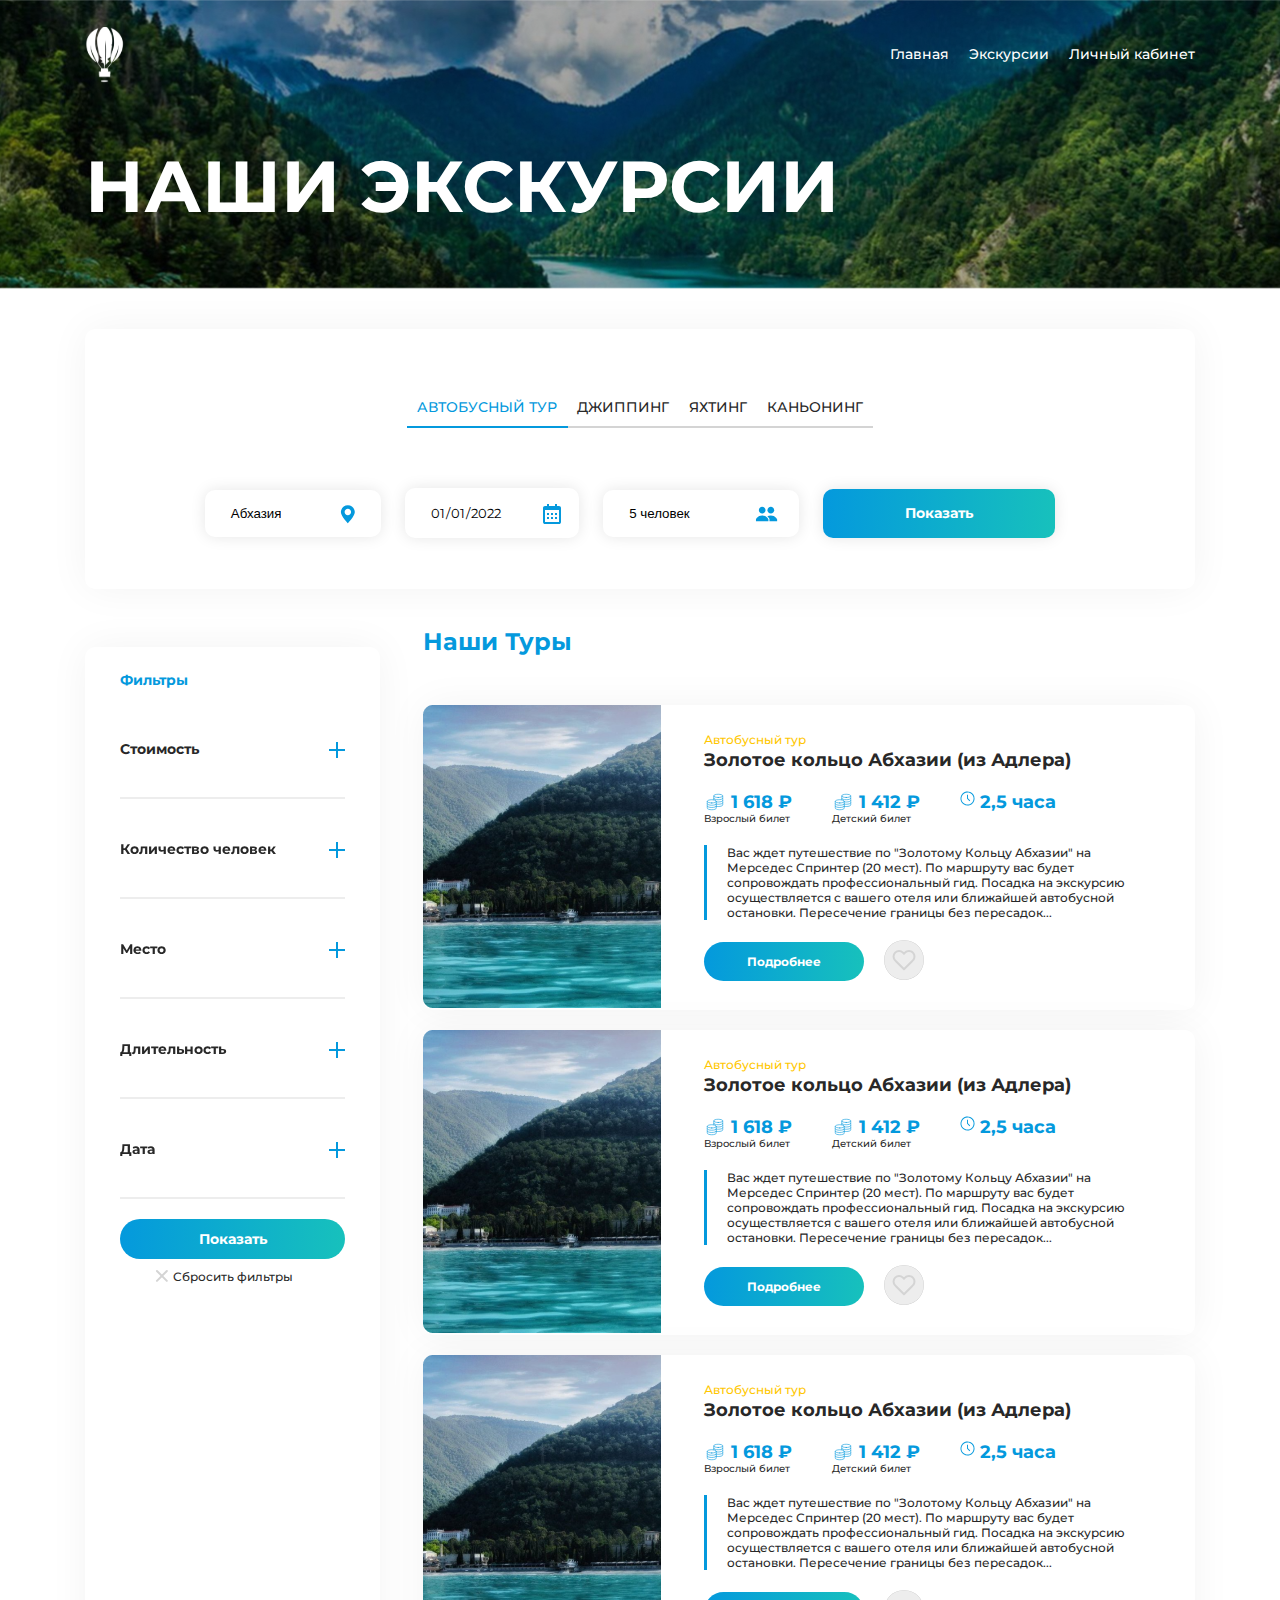
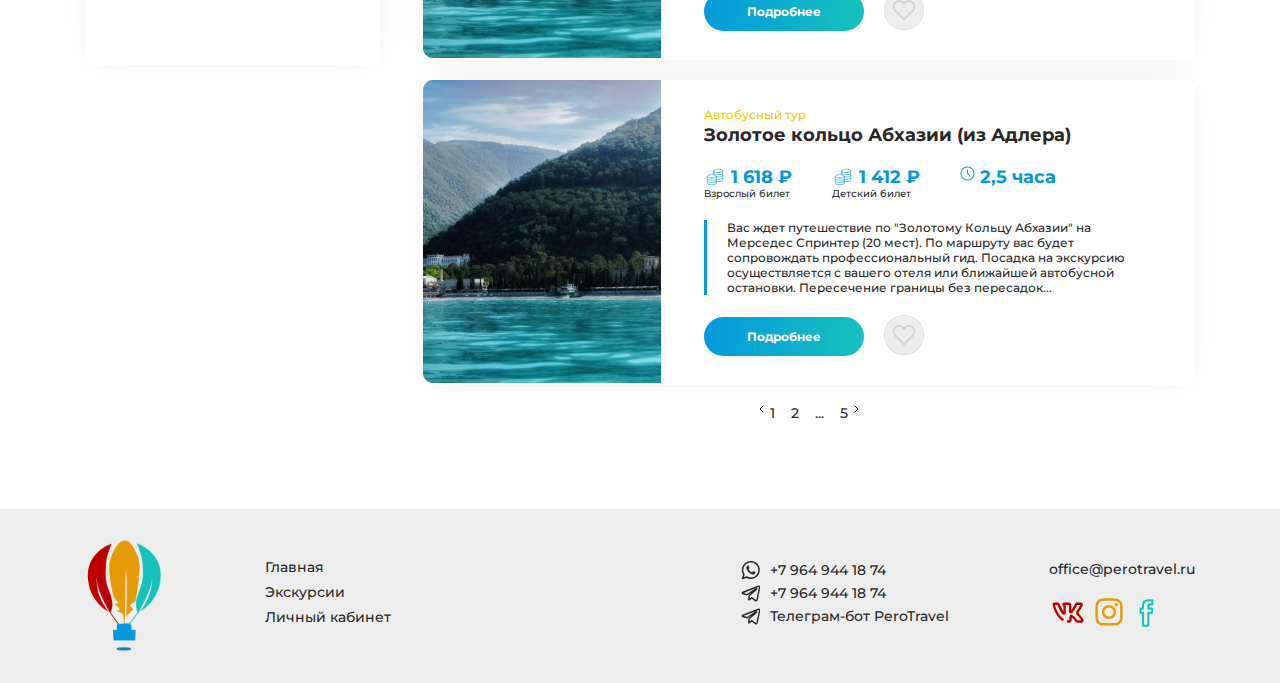
<file: экскурсии/excursions.html>
<!DOCTYPE html>
<html lang="en">
   <head>
      <meta charset="UTF-8" />
      <meta http-equiv="X-UA-Compatible" content="IE=edge" />
      <meta name="viewport" content="width=device-width, initial-scale=1.0" />
      <title>Pero Travel Excursions</title>

      <link rel="preconnect" href="https://fonts.googleapis.com" />
      <link rel="preconnect" href="https://fonts.gstatic.com" crossorigin />
      <link
         href="https://fonts.googleapis.com/css2?family=Montserrat:wght@500;700;900&display=swap"
         rel="stylesheet"
      />
      <link rel="stylesheet" href="../css/mr_kindlyjasmineg.css" />
      <link rel="stylesheet" href="../css/main.css" />
      <link rel="stylesheet" href="../css/excursions.css" />
   </head>
   <body>
      <header class="header">
         <div class="header-container container">
            <div class="header-nav">
               <div class="header__logo">
                  <a href="../index.html">
                     <img src="../../img/svg/logo.svg" alt="logo" />
                  </a>
               </div>

               <nav class="header-nav__menu">
                  <ul class="header-nav__list list">
                     <li class="header-nav__list-item">
                        <a href="../index.html">Главная</a>
                     </li>
                     <li class="header-nav__list-item"><a href="">Экскурсии</a></li>
                     <li class="header-nav__list-item">
                        <a href="#!"> Личный кабинет </a>
                     </li>
                  </ul>
               </nav>

               <!-- NavBtn -->
               <button class="nav-btn">
                  <span class="nav-btn-icon"></span>
               </button>
               <!-- MobNav -->
               <div class="mobile-nav">
                  <div class="mobile-nav__item">
                     <ul>
                        <li><a href="../index.html" class="js-scroll">Главная</a></li>
                        <li>
                           <a href="excursions.html" class="js-scroll"> Экскурсии</a>
                        </li>
                        <li><a href="#!" class="js-scroll">Личный кабинет</a></li>
                     </ul>
                  </div>
                  <div class="mobile-nav__item">
                     <a class="mobile-nav__item__tel" href="+7 964 944 18 74"
                        >+7 964 944 18 74</a
                     >
                     <a class="mobile-nav__item__tel-tg" href="+7 964 944 18 74"
                        >+7 964 944 18 74</a
                     >
                     <a class="mobile-nav__item__bot" href="+7 964 944 18 74"
                        >+7 964 944 18 74</a
                     >
                  </div>
                  <div class="mobile-nav__email">
                     <a href="#!">office@perotravel.ru</a>
                  </div>
               </div>
               <!-- //MobNav -->
            </div>
            <h1 class="header__title">НАШИ ЭКСКУРСИИ</h1>
         </div>
      </header>
      <!-- //header -->

      <!-- filter -->
      <section class="top-filter">
         <div class="container">
            <div class="filter__box">
               <ul class="filter__list">
                  <li class="filter__list-item filter__list-item--active">
                     <a href="">АВТОБУСНЫЙ ТУР</a>
                  </li>
                  <li class="filter__list-item">
                     <a href="">ДЖИППИНГ</a>
                  </li>
                  <li class="filter__list-item">
                     <a href="">ЯХТИНГ</a>
                  </li>
                  <li class="filter__list-item">
                     <a href="">КАНЬОНИНГ</a>
                  </li>
               </ul>

               <div class="filter__form">
                  <form class="form">
                     <select
                        class="form-item form-item__select-city"
                        name="type"
                        id="selectCity"
                     >
                        <option value="0">Абхазия</option>
                        <option value="1">Грузия</option>
                        <option value="2">Москва</option>
                        <option value="3">Питер</option>
                     </select>

                     <input
                        class="form-item form-item__calendar"
                        type="date"
                        name="calendar"
                        value="2022-01-01"
                     />

                     <select
                        class="form-item form-item__select-amount-person"
                        name="type"
                        id="selectAmountPerson"
                     >
                        <option value="0" hidden="">5 человек</option>
                        <option value="1">1 человек</option>
                        <option value="2">2 человек</option>
                        <option value="3">3 человек</option>
                        <option value="3">4 человек</option>
                        <option value="3">5 человек</option>
                        <option value="3">Больше 10 человек</option>
                     </select>
                     <button class="form-item form-item__btn" type="submit">
                        Показать
                     </button>
                  </form>
               </div>
            </div>
         </div>
      </section>
      <!-- //filter -->
      <div class="container">
         <div class="flex">
            <aside class="filters">
               <div class="filters__title">
                  <h3>Фильтры</h3>
               </div>
               <!-- filters-widgets -->
               <form class="filters-widget">
                  <div class="filters-widget-price widget">
                     <div class="widget__title">
                        <p class="widget__title-title">Стоимость</p>
                        <p class="widget__title-icon">
                           <span class="widget__title-icon__icon"></span>
                        </p>
                     </div>
                     <div class="widget__body">
                        <div class="widget__label">
                           <label for="cost-range">
                              <input type="number" for="cost-range" placeholder="1600" />
                           </label>
                           <label for="cost-range">
                              <input type="number" placeholder="4000" />
                           </label>
                        </div>
                        <input
                           class="widget__range"
                           type="range"
                           name="cost-range"
                           min="1000"
                           max="4000"
                           value="1600"
                        />
                     </div>
                  </div>

                  <div class="filters-widget-amount widget">
                     <div class="widget__title">
                        <p class="widget__title-title">Количество человек</p>
                        <p class="widget__title-icon">
                           <span class="widget__title-icon__icon"></span>
                        </p>
                     </div>
                     <div class="widget__body">
                        <div class="widget__body-box">
                           <label class="radio">
                              <input type="radio" class="radio__real" name="value-01" />
                              <span class="radio__fake">1 чел.</span>
                           </label>
                           <label class="radio">
                              <input type="radio" class="radio__real" name="value-01" />
                              <span class="radio__fake">2 чел.</span>
                           </label>
                           <label class="radio">
                              <input type="radio" class="radio__real" name="value-01" />
                              <span class="radio__fake">3 чел.</span>
                           </label>
                           <label class="radio">
                              <input type="radio" class="radio__real" name="value-01" />
                              <span class="radio__fake">4 чел.</span>
                           </label>
                           <label class="radio">
                              <input
                                 type="radio"
                                 class="radio__real"
                                 checked
                                 name="value-01"
                              />
                              <span class="radio__fake">5 чел.</span>
                           </label>
                           <label class="radio">
                              <input type="radio" class="radio__real" name="value-01" />
                              <span class="radio__fake">6 чел.</span>
                           </label>
                           <label class="radio">
                              <input type="radio" class="radio__real" name="value-01" />
                              <span class="radio__fake">7 чел.</span>
                           </label>
                           <label class="radio">
                              <input type="radio" class="radio__real" name="value-01" />
                              <span class="radio__fake">8 чел.</span>
                           </label>
                           <label class="radio">
                              <input type="radio" class="radio__real" name="value-01" />
                              <span class="radio__fake">9 чел.</span>
                           </label>
                           <label class="radio">
                              <input type="radio" class="radio__real" name="value-01" />
                              <span class="radio__fake">10 чел.</span>
                           </label>
                           <label class="radio">
                              <input type="radio" class="radio__real" name="value-01" />
                              <span class="radio__fake radio-btn-more-person"
                                 >Больше 10 чел.</span
                              >
                           </label>
                        </div>
                     </div>
                  </div>

                  <div class="filters-widget-location widget">
                     <div class="widget__title">
                        <p class="widget__title-title">Место</p>
                        <p class="widget__title-icon">
                           <span class="widget__title-icon__icon"></span>
                        </p>
                     </div>
                     <div class="widget__body">
                        <label class="radio-location">
                           <input type="radio" checked name="value-02" />
                           <span class="radio-location__text">Абхазия</span>
                        </label>
                        <label class="radio-location">
                           <input type="radio" name="value-02" />
                           <span class="radio-location__text">Красная поляна</span>
                        </label>
                        <label class="radio-location">
                           <input type="radio" name="value-02" />
                           <span class="radio-location__text">Сочи</span>
                        </label>
                        <label class="radio-location">
                           <input type="radio" name="value-02" />
                           <span class="radio-location__text">Адлер</span>
                        </label>
                        <label class="radio-location">
                           <input type="radio" name="value-02" />
                           <span class="radio-location__text">Адлер</span>
                        </label>
                     </div>
                  </div>

                  <div class="filters-widget-duration widget">
                     <div class="widget__title">
                        <p class="widget__title-title">Длительность</p>
                        <p class="widget__title-icon">
                           <span class="widget__title-icon__icon"></span>
                        </p>
                     </div>
                     <div class="widget__body">
                        <div class="widget-duration__item">
                           <p>длительность по времени</p>
                        </div>
                        <div class="widget-duration__item">
                           <p>длительность по времени</p>
                        </div>
                        <div class="widget-duration__item">
                           <p>длительность по времени</p>
                        </div>
                     </div>
                  </div>

                  <div class="filters-widget-date widget">
                     <div class="widget__title">
                        <p class="widget__title-title">Дата</p>
                        <p class="widget__title-icon">
                           <span class="widget__title-icon__icon"></span>
                        </p>
                     </div>
                     <div class="widget__body">
                        <div class="widget-date__item">
                           <input type="date" value="2022-01-09" />
                        </div>
                     </div>
                  </div>

                  <div class="filters-buttons">
                     <button class="filters__btn-show" type="submit">Показать</button>

                     <button class="filters__btn-reset" type="reset">
                        Сбросить фильтры
                     </button>
                  </div>
               </form>
               <!-- //widgets -->

               <!-- mobile filters-widgets -->
               <form class="filters-widget-mobile">
                  <div class="filters-widget__item-box">
                     <div class="filters-widget-price widget">
                        <div class="widget__title">
                           <p class="widget__title-title">Стоимость</p>
                           <p class="widget__title-icon">
                              <span class="widget__title-icon__icon"></span>
                           </p>
                        </div>
                        <div class="widget__body">
                           <div class="widget__label">
                              <label for="cost-range">
                                 <input
                                    type="number"
                                    for="cost-range"
                                    placeholder="1600"
                                 />
                              </label>
                              <label for="cost-range">
                                 <input type="number" placeholder="4000" />
                              </label>
                           </div>
                           <input
                              class="widget__range"
                              type="range"
                              name="cost-range"
                              min="1000"
                              max="4000"
                              value="1600"
                           />
                        </div>
                     </div>

                     <div class="filters-widget-location widget">
                        <div class="widget__title">
                           <p class="widget__title-title">Место</p>
                           <p class="widget__title-icon">
                              <span class="widget__title-icon__icon"></span>
                           </p>
                        </div>
                        <div class="widget__body">
                           <label class="radio-location">
                              <input type="radio" checked name="value-02" />
                              <span class="radio-location__text">Абхазия</span>
                           </label>
                           <label class="radio-location">
                              <input type="radio" name="value-02" />
                              <span class="radio-location__text">Красная поляна</span>
                           </label>
                           <label class="radio-location">
                              <input type="radio" name="value-02" />
                              <span class="radio-location__text">Сочи</span>
                           </label>
                           <label class="radio-location">
                              <input type="radio" name="value-02" />
                              <span class="radio-location__text">Адлер</span>
                           </label>
                           <label class="radio-location">
                              <input type="radio" name="value-02" />
                              <span class="radio-location__text">Адлер</span>
                           </label>
                        </div>
                     </div>

                     <div class="filters-widget-date widget">
                        <div class="widget__title">
                           <p class="widget__title-title">Дата</p>
                           <p class="widget__title-icon">
                              <span class="widget__title-icon__icon"></span>
                           </p>
                        </div>
                        <div class="widget__body">
                           <div class="widget-date__item">
                              <input type="date" value="2022-01-09" />
                           </div>
                        </div>
                     </div>

                     <div class="filters-buttons">
                        <button class="filters__btn-show" type="submit">Показать</button>

                        <button class="filters__btn-reset" type="reset">
                           Сбросить фильтры
                        </button>
                     </div>
                  </div>

                  <div class="filters-widget__item-box">
                     <div class="filters-widget-amount widget">
                        <div class="widget__title">
                           <p class="widget__title-title">Количество человек</p>
                           <p class="widget__title-icon">
                              <span class="widget__title-icon__icon"></span>
                           </p>
                        </div>
                        <div class="widget__body">
                           <div class="widget__body-box">
                              <label class="radio">
                                 <input
                                    type="radio"
                                    class="radio__real"
                                    name="value-01"
                                 />
                                 <span class="radio__fake">1 чел.</span>
                              </label>
                              <label class="radio">
                                 <input
                                    type="radio"
                                    class="radio__real"
                                    name="value-01"
                                 />
                                 <span class="radio__fake">2 чел.</span>
                              </label>
                              <label class="radio">
                                 <input
                                    type="radio"
                                    class="radio__real"
                                    name="value-01"
                                 />
                                 <span class="radio__fake">3 чел.</span>
                              </label>
                              <label class="radio">
                                 <input
                                    type="radio"
                                    class="radio__real"
                                    name="value-01"
                                 />
                                 <span class="radio__fake">4 чел.</span>
                              </label>
                              <label class="radio">
                                 <input
                                    type="radio"
                                    class="radio__real"
                                    checked
                                    name="value-01"
                                 />
                                 <span class="radio__fake">5 чел.</span>
                              </label>
                              <label class="radio">
                                 <input
                                    type="radio"
                                    class="radio__real"
                                    name="value-01"
                                 />
                                 <span class="radio__fake">6 чел.</span>
                              </label>
                              <label class="radio">
                                 <input
                                    type="radio"
                                    class="radio__real"
                                    name="value-01"
                                 />
                                 <span class="radio__fake">7 чел.</span>
                              </label>
                              <label class="radio">
                                 <input
                                    type="radio"
                                    class="radio__real"
                                    name="value-01"
                                 />
                                 <span class="radio__fake">8 чел.</span>
                              </label>
                              <label class="radio">
                                 <input
                                    type="radio"
                                    class="radio__real"
                                    name="value-01"
                                 />
                                 <span class="radio__fake">9 чел.</span>
                              </label>
                              <label class="radio">
                                 <input
                                    type="radio"
                                    class="radio__real"
                                    name="value-01"
                                 />
                                 <span class="radio__fake">10 чел.</span>
                              </label>
                              <label class="radio">
                                 <input
                                    type="radio"
                                    class="radio__real"
                                    name="value-01"
                                 />
                                 <span class="radio__fake radio-btn-more-person"
                                    >Больше 10 чел.</span
                                 >
                              </label>
                           </div>
                        </div>
                     </div>

                     <div class="filters-widget-duration widget">
                        <div class="widget__title">
                           <p class="widget__title-title">Длительность</p>
                           <p class="widget__title-icon">
                              <span class="widget__title-icon__icon"></span>
                           </p>
                        </div>
                        <div class="widget__body">
                           <div class="widget-duration__item">
                              <p>длительность по времени</p>
                           </div>
                           <div class="widget-duration__item">
                              <p>длительность по времени</p>
                           </div>
                           <div class="widget-duration__item">
                              <p>длительность по времени</p>
                           </div>
                        </div>
                     </div>
                  </div>
               </form>
               <!-- //mobile widgets -->
            </aside>

            <main class="our-tours">
               <h2 class="our-tours__title">Наши Туры</h2>
               <div class="our-tours-container tours">
                  <!-- tours-item -->
                  <div class="tours__item tours__item-1">
                     <div class="tours__item-img"></div>
                     <div class="tours__item-content">
                        <div class="tours__item-header">
                           <p class="tours__item-name">Автобусный тур</p>
                           <p class="tours__item-title">
                              Золотое кольцо Абхазии (из Адлера)
                           </p>
                        </div>
                        <div class="tours__item-box">
                           <div class="tours__item-price">
                              <div class="tours__item-price__cost">
                                 <img src="../../img/excursions/price-ico.svg" alt="" />
                                 <span> 1 618 ₽</span>
                              </div>
                              <p class="tours__item-price__category">Взрослый билет</p>
                           </div>

                           <div class="tours__item-price">
                              <div class="tours__item-price__cost">
                                 <img src="../../img/excursions/price-ico.svg" alt="" />
                                 <span> 1 412 ₽</span>
                              </div>
                              <p class="tours__item-price__category">Детский билет</p>
                           </div>
                           <div class="tours__item-time">
                              <img src="../../img/excursions/clock-ico.svg" alt="" />
                              <span>2,5 часа</span>
                           </div>
                        </div>
                        <div class="tours__item-text">
                           <p>
                              Вас ждет путешествие по "Золотому Кольцу Абхазии" на
                              Мерседес Спринтер (20 мест). По маршруту вас будет
                              сопровождать профессиональный гид. Посадка на экскурсию
                              осуществляется с вашего отеля или ближайшей автобусной
                              остановки. Пересечение границы без пересадок...
                           </p>
                        </div>
                        <div class="tours__item-btn-box">
                           <a class="tours__item__btn-more" href="../reviewExcursion/reviewExcursion.html">Подробнее</a>
                           <button class="tours__item__btn-favorite">
                              <svg
                                 width="40"
                                 height="40"
                                 viewBox="0 0 40 40"
                                 fill="none"
                                 xmlns="http://www.w3.org/2000/svg"
                              >
                                 <circle cx="20" cy="20" r="20" />
                                 <path
                                    d="M28.8401 12.61C28.3294 12.099 27.7229 11.6936 27.0555 11.4171C26.388 11.1405 25.6726 10.9982 24.9501 10.9982C24.2276 10.9982 23.5122 11.1405 22.8448 11.4171C22.1773 11.6936 21.5709 12.099 21.0601 12.61L20.0001 13.67L18.9401 12.61C17.9084 11.5783 16.5092 10.9987 15.0501 10.9987C13.5911 10.9987 12.1918 11.5783 11.1601 12.61C10.1284 13.6417 9.54883 15.041 9.54883 16.5C9.54883 17.959 10.1284 19.3583 11.1601 20.39L12.2201 21.45L20.0001 29.23L27.7801 21.45L28.8401 20.39C29.3511 19.8792 29.7565 19.2728 30.033 18.6053C30.3096 17.9379 30.4519 17.2225 30.4519 16.5C30.4519 15.7775 30.3096 15.0621 30.033 14.3946C29.7565 13.7272 29.3511 13.1208 28.8401 12.61V12.61Z"
                                    stroke-width="2"
                                    stroke-linecap="round"
                                    stroke-linejoin="round"
                                 />
                              </svg>
                           </button>
                        </div>
                     </div>
                  </div>
                  <!-- tours-item -->

                  <!-- tours-item -->
                  <div class="tours__item tours__item-2">
                     <div class="tours__item-img"></div>
                     <div class="tours__item-content">
                        <div class="tours__item-header">
                           <p class="tours__item-name">Автобусный тур</p>
                           <p class="tours__item-title">
                              Золотое кольцо Абхазии (из Адлера)
                           </p>
                        </div>
                        <div class="tours__item-box">
                           <div class="tours__item-price">
                              <div class="tours__item-price__cost">
                                 <img src="../../img/excursions/price-ico.svg" alt="" />
                                 <span> 1 618 ₽</span>
                              </div>
                              <p class="tours__item-price__category">Взрослый билет</p>
                           </div>

                           <div class="tours__item-price">
                              <div class="tours__item-price__cost">
                                 <img src="../../img/excursions/price-ico.svg" alt="" />
                                 <span> 1 412 ₽</span>
                              </div>
                              <p class="tours__item-price__category">Детский билет</p>
                           </div>
                           <div class="tours__item-time">
                              <img src="../../img/excursions/clock-ico.svg" alt="" />
                              <span>2,5 часа</span>
                           </div>
                        </div>
                        <div class="tours__item-text">
                           <p>
                              Вас ждет путешествие по "Золотому Кольцу Абхазии" на
                              Мерседес Спринтер (20 мест). По маршруту вас будет
                              сопровождать профессиональный гид. Посадка на экскурсию
                              осуществляется с вашего отеля или ближайшей автобусной
                              остановки. Пересечение границы без пересадок...
                           </p>
                        </div>
                        <div class="tours__item-btn-box">
                           <a class="tours__item__btn-more" href="../reviewExcursion/reviewExcursion.html">Подробнее</a>
                           <button class="tours__item__btn-favorite">
                              <svg
                                 width="40"
                                 height="40"
                                 viewBox="0 0 40 40"
                                 fill="none"
                                 xmlns="http://www.w3.org/2000/svg"
                              >
                                 <circle cx="20" cy="20" r="20" />
                                 <path
                                    d="M28.8401 12.61C28.3294 12.099 27.7229 11.6936 27.0555 11.4171C26.388 11.1405 25.6726 10.9982 24.9501 10.9982C24.2276 10.9982 23.5122 11.1405 22.8448 11.4171C22.1773 11.6936 21.5709 12.099 21.0601 12.61L20.0001 13.67L18.9401 12.61C17.9084 11.5783 16.5092 10.9987 15.0501 10.9987C13.5911 10.9987 12.1918 11.5783 11.1601 12.61C10.1284 13.6417 9.54883 15.041 9.54883 16.5C9.54883 17.959 10.1284 19.3583 11.1601 20.39L12.2201 21.45L20.0001 29.23L27.7801 21.45L28.8401 20.39C29.3511 19.8792 29.7565 19.2728 30.033 18.6053C30.3096 17.9379 30.4519 17.2225 30.4519 16.5C30.4519 15.7775 30.3096 15.0621 30.033 14.3946C29.7565 13.7272 29.3511 13.1208 28.8401 12.61V12.61Z"
                                    stroke-width="2"
                                    stroke-linecap="round"
                                    stroke-linejoin="round"
                                 />
                              </svg>
                           </button>
                        </div>
                     </div>
                  </div>
                  <!-- tours-item -->
                  <!-- tours-item -->
                  <div class="tours__item tours__item-3">
                     <div class="tours__item-img"></div>
                     <div class="tours__item-content">
                        <div class="tours__item-header">
                           <p class="tours__item-name">Автобусный тур</p>
                           <p class="tours__item-title">
                              Золотое кольцо Абхазии (из Адлера)
                           </p>
                        </div>
                        <div class="tours__item-box">
                           <div class="tours__item-price">
                              <div class="tours__item-price__cost">
                                 <img src="../../img/excursions/price-ico.svg" alt="" />
                                 <span> 1 618 ₽</span>
                              </div>
                              <p class="tours__item-price__category">Взрослый билет</p>
                           </div>

                           <div class="tours__item-price">
                              <div class="tours__item-price__cost">
                                 <img src="../../img/excursions/price-ico.svg" alt="" />
                                 <span> 1 412 ₽</span>
                              </div>
                              <p class="tours__item-price__category">Детский билет</p>
                           </div>
                           <div class="tours__item-time">
                              <img src="../../img/excursions/clock-ico.svg" alt="" />
                              <span>2,5 часа</span>
                           </div>
                        </div>
                        <div class="tours__item-text">
                           <p>
                              Вас ждет путешествие по "Золотому Кольцу Абхазии" на
                              Мерседес Спринтер (20 мест). По маршруту вас будет
                              сопровождать профессиональный гид. Посадка на экскурсию
                              осуществляется с вашего отеля или ближайшей автобусной
                              остановки. Пересечение границы без пересадок...
                           </p>
                        </div>
                        <div class="tours__item-btn-box">
                           <button class="tours__item__btn-more">Подробнее</button>
                           <button class="tours__item__btn-favorite">
                              <svg
                                 width="40"
                                 height="40"
                                 viewBox="0 0 40 40"
                                 fill="none"
                                 xmlns="http://www.w3.org/2000/svg"
                              >
                                 <circle cx="20" cy="20" r="20" />
                                 <path
                                    d="M28.8401 12.61C28.3294 12.099 27.7229 11.6936 27.0555 11.4171C26.388 11.1405 25.6726 10.9982 24.9501 10.9982C24.2276 10.9982 23.5122 11.1405 22.8448 11.4171C22.1773 11.6936 21.5709 12.099 21.0601 12.61L20.0001 13.67L18.9401 12.61C17.9084 11.5783 16.5092 10.9987 15.0501 10.9987C13.5911 10.9987 12.1918 11.5783 11.1601 12.61C10.1284 13.6417 9.54883 15.041 9.54883 16.5C9.54883 17.959 10.1284 19.3583 11.1601 20.39L12.2201 21.45L20.0001 29.23L27.7801 21.45L28.8401 20.39C29.3511 19.8792 29.7565 19.2728 30.033 18.6053C30.3096 17.9379 30.4519 17.2225 30.4519 16.5C30.4519 15.7775 30.3096 15.0621 30.033 14.3946C29.7565 13.7272 29.3511 13.1208 28.8401 12.61V12.61Z"
                                    stroke-width="2"
                                    stroke-linecap="round"
                                    stroke-linejoin="round"
                                 />
                              </svg>
                           </button>
                        </div>
                     </div>
                  </div>
                  <!-- tours-item -->
                  <!-- tours-item -->
                  <div class="tours__item tours__item-4">
                     <div class="tours__item-img"></div>
                     <div class="tours__item-content">
                        <div class="tours__item-header">
                           <p class="tours__item-name">Автобусный тур</p>
                           <p class="tours__item-title">
                              Золотое кольцо Абхазии (из Адлера)
                           </p>
                        </div>
                        <div class="tours__item-box">
                           <div class="tours__item-price">
                              <div class="tours__item-price__cost">
                                 <img src="../../img/excursions/price-ico.svg" alt="" />
                                 <span> 1 618 ₽</span>
                              </div>
                              <p class="tours__item-price__category">Взрослый билет</p>
                           </div>

                           <div class="tours__item-price">
                              <div class="tours__item-price__cost">
                                 <img src="../../img/excursions/price-ico.svg" alt="" />
                                 <span> 1 412 ₽</span>
                              </div>
                              <p class="tours__item-price__category">Детский билет</p>
                           </div>
                           <div class="tours__item-time">
                              <img src="../../img/excursions/clock-ico.svg" alt="" />
                              <span>2,5 часа</span>
                           </div>
                        </div>
                        <div class="tours__item-text">
                           <p>
                              Вас ждет путешествие по "Золотому Кольцу Абхазии" на
                              Мерседес Спринтер (20 мест). По маршруту вас будет
                              сопровождать профессиональный гид. Посадка на экскурсию
                              осуществляется с вашего отеля или ближайшей автобусной
                              остановки. Пересечение границы без пересадок...
                           </p>
                        </div>
                        <div class="tours__item-btn-box">
                           <button class="tours__item__btn-more">Подробнее</button>
                           <button class="tours__item__btn-favorite">
                              <svg
                                 width="40"
                                 height="40"
                                 viewBox="0 0 40 40"
                                 fill="none"
                                 xmlns="http://www.w3.org/2000/svg"
                              >
                                 <circle cx="20" cy="20" r="20" />
                                 <path
                                    d="M28.8401 12.61C28.3294 12.099 27.7229 11.6936 27.0555 11.4171C26.388 11.1405 25.6726 10.9982 24.9501 10.9982C24.2276 10.9982 23.5122 11.1405 22.8448 11.4171C22.1773 11.6936 21.5709 12.099 21.0601 12.61L20.0001 13.67L18.9401 12.61C17.9084 11.5783 16.5092 10.9987 15.0501 10.9987C13.5911 10.9987 12.1918 11.5783 11.1601 12.61C10.1284 13.6417 9.54883 15.041 9.54883 16.5C9.54883 17.959 10.1284 19.3583 11.1601 20.39L12.2201 21.45L20.0001 29.23L27.7801 21.45L28.8401 20.39C29.3511 19.8792 29.7565 19.2728 30.033 18.6053C30.3096 17.9379 30.4519 17.2225 30.4519 16.5C30.4519 15.7775 30.3096 15.0621 30.033 14.3946C29.7565 13.7272 29.3511 13.1208 28.8401 12.61V12.61Z"
                                    stroke-width="2"
                                    stroke-linecap="round"
                                    stroke-linejoin="round"
                                 />
                              </svg>
                           </button>
                        </div>
                     </div>
                  </div>
                  <!-- tours-item -->
               </div>

               <div class="our-tours__pages pages">
                  <a href="#!" class="pages__btn-prev">
                     <img src="../../img/excursions/arrow-prev.svg" alt="" />
                  </a>
                  <div class="pages__items">
                     <a class="pages__item" href="#!"> 1 </a>
                     <a class="pages__item" href="#!"> 2 </a>
                     <a class="pages__item" href="#!"> ...</a>
                     <a class="pages__item" href="#!"> 5</a>
                  </div>

                  <a href="#!" class="pages__btn-next">
                     <img src="../../img/excursions/arrow-next.svg" alt="" />
                  </a>
               </div>
            </main>
         </div>
      </div>

      <!-- footer -->
      <footer class="footer">
         <div class="container">
            <div class="footer-container">
               <div class="footer-box">
                  <div class="footer__logo">
                     <img src="../img/svg/logo_color.svg" alt="" />
                  </div>

                  <nav class="footer__nav">
                     <ul>
                        <li><a href="../index.html">Главная</a></li>
                        <li><a href="excursions.html">Экскурсии</a></li>
                        <li><a href="">Личный кабинет</a></li>
                     </ul>
                  </nav>
               </div>

               <div class="footer-contact">
                  <div class="footer-contact__item">
                     <a class="footer-contact__tel" href="+7 964 944 18 74"
                        >+7 964 944 18 74</a
                     >
                     <a class="footer-contact__tel-tg" href="+7 964 944 18 74"
                        >+7 964 944 18 74</a
                     >
                     <a class="footer-contact__bot" href="+7 964 944 18 74"
                        >Телеграм-бот PeroTravel</a
                     >
                  </div>
                  <div class="footer-contact__item-links item-links">
                     <div class="item-links__email">
                        <a href="#!">office@perotravel.ru</a>
                     </div>
                     <div class="item-links__links">
                        <a href="https://vk.com">
                           <img src="../img/svg/footer-vk.svg" alt="" />
                        </a>
                        <a href="https://instagram.com">
                           <img src="../img/svg/footer-inst.svg" alt="" />
                        </a>
                        <a href="https://facebook.com">
                           <img src="../img/svg/footer-fb.svg" alt="" />
                        </a>
                     </div>
                  </div>
               </div>

               <div class="footer-mobile">
                  <div class="footer-mobile-box">
                     <div class="footer__logo">
                        <img src="../img/svg/logo_color.svg" alt="" />
                     </div>
                     <div class="item-links__links">
                        <a href="https://vk.com">
                           <img src="../img/svg/footer-vk.svg" alt="" />
                        </a>
                        <a href="https://instagram.com">
                           <img src="../img/svg/footer-inst.svg" alt="" />
                        </a>
                        <a href="https://facebook.com">
                           <img src="../img/svg/footer-fb.svg" alt="" />
                        </a>
                     </div>
                  </div>
                  <div class="footer-menu">
                     <nav class="footer__nav">
                        <ul>
                           <li><a href="">Главная</a></li>
                           <li><a href="экскурсии/excursions.html">Экскурсии</a></li>
                           <li><a href="">Личный кабинет</a></li>
                        </ul>
                     </nav>
                     <div class="footer-contact__item">
                        <a class="footer-contact__tel" href="+7 964 944 18 74"
                           >+7 964 944 18 74</a
                        >
                        <a class="footer-contact__tel-tg" href="+7 964 944 18 74"
                           >+7 964 944 18 74</a
                        >
                        <a class="footer-contact__bot" href="+7 964 944 18 74"
                           >Телеграм-бот PeroTravel</a
                        >
                        <a href="#!">office@perotravel.ru</a>
                     </div>
                  </div>
               </div>
            </div>
         </div>
      </footer>
      <!-- //footer -->
      <script src="../js/burger-menu.js"></script>
      <script src="../js/sidebar.js"></script>
   </body>
</html>
</file>
<file: css/mr_kindlyjasmineg.css>
@font-face {
	font-family: 'mr_KindlyJasmineG';
	src: url('../fonts/mr_kindlyjasmineg.eot'); /* IE 9 Compatibility Mode */
	src: url('../fonts/mr_kindlyjasmineg.eot?#iefix') format('embedded-opentype'), /* IE < 9 */
		url('../fonts/mr_kindlyjasmineg.woff2') format('woff2'), /* Super Modern Browsers */
		url('../fonts/mr_kindlyjasmineg.woff') format('woff'), /* Firefox >= 3.6, any other modern browser */
		url('../fonts/mr_kindlyjasmineg.ttf') format('truetype'), /* Safari, Android, iOS */
		url('../fonts/mr_kindlyjasmineg.svg#mr_kindlyjasmineg') format('svg'); /* Chrome < 4, Legacy iOS */
}
</file>
<file: css/main.css>
@charset "UTF-8";
/*Обнуление*/
* {
  padding: 0;
  margin: 0;
  border: 0;
}

*,
*:before,
*:after {
  -webkit-box-sizing: border-box;
          box-sizing: border-box;
}

:focus,
:active {
  outline: none;
}

a:focus,
a:active {
  outline: none;
}

nav,
footer,
header,
aside {
  display: block;
}

html,
body {
  height: 100%;
  width: 100%;
  font-size: 100%;
  line-height: 1;
  font-size: 14px;
  -ms-text-size-adjust: 100%;
  -moz-text-size-adjust: 100%;
  -webkit-text-size-adjust: 100%;
}

input,
button,
textarea {
  font-family: inherit;
}

input::-ms-clear {
  display: none;
}

button {
  cursor: pointer;
}

button::-moz-focus-inner {
  padding: 0;
  border: 0;
}

a,
a:visited {
  text-decoration: none;
}

a:hover {
  text-decoration: none;
}

ul li {
  list-style: none;
}

img {
  vertical-align: top;
}

h1,
h2,
h3,
h4,
h5,
h6 {
  font-size: inherit;
  font-weight: inherit;
}

/*--------------------*/
body {
  font-family: "Montserrat", sans-serif;
}

.container {
  max-width: 1140px;
  padding: 0 15px;
  margin: 0 auto;
}

.container-wide {
  max-width: 1425px;
  padding: 0 15px;
  margin: 0 auto;
}

.no-scroll {
  overflow-y: hidden;
}

.none {
  display: none;
}

/* на всех страницах  */
/* BTN NAV */
.nav-btn {
  position: relative;
  z-index: 9;
  display: none;
  height: 40px;
  border: none;
  padding: 0;
  background: none;
  cursor: pointer;
  border: none;
}

.nav-btn:focus,
.nav-btn:active {
  outline: none;
}

.nav-btn-icon {
  position: relative;
  display: block;
  background-color: #fff;
  width: 40px;
  height: 5px;
  border-radius: 10px;
}

.nav-btn-icon::before {
  position: absolute;
  left: 0;
  top: -10px;
  content: "";
  display: block;
  width: 40px;
  height: 5px;
  background-color: #fff;
  border-radius: 10px;
  -webkit-transition: -webkit-transform 0.3s ease-in;
  transition: -webkit-transform 0.3s ease-in;
  transition: transform 0.3s ease-in;
  transition: transform 0.3s ease-in, -webkit-transform 0.3s ease-in;
}

.nav-btn-icon::after {
  position: absolute;
  left: 0;
  bottom: -10px;
  content: "";
  display: block;
  width: 40px;
  height: 5px;
  background-color: #fff;
  border-radius: 10px;
  -webkit-transition: -webkit-transform 0.3s ease-in;
  transition: -webkit-transform 0.3s ease-in;
  transition: transform 0.3s ease-in;
  transition: transform 0.3s ease-in, -webkit-transform 0.3s ease-in;
}

/* NAv Close */
.nav-btn-close .nav-btn-icon {
  background-color: transparent;
}

.nav-btn-close .nav-btn-icon::before {
  -webkit-transform: rotate(-45deg);
          transform: rotate(-45deg);
  top: 0;
  left: 0px;
}

.nav-btn-close .nav-btn-icon::after {
  -webkit-transform: rotate(45deg);
          transform: rotate(45deg);
  top: 0;
  left: 0px;
}

/* burger menu */
.mobile-nav {
  position: fixed;
  z-index: 3;
  top: 0;
  right: 0;
  opacity: 0;
  visibility: hidden;
  -webkit-transform: translateX(400px);
          transform: translateX(400px);
  -webkit-transition: -webkit-transform 0.5s ease-in;
  transition: -webkit-transform 0.5s ease-in;
  transition: transform 0.5s ease-in;
  transition: transform 0.5s ease-in, -webkit-transform 0.5s ease-in;
  /* transition: opacity 0.2s ease-in; */
  display: -webkit-box;
  display: -ms-flexbox;
  display: flex;
  -webkit-box-orient: vertical;
  -webkit-box-direction: normal;
      -ms-flex-direction: column;
          flex-direction: column;
  width: auto;
  height: 100%;
  padding: 100px 60px 40px 20px;
  background: rgba(0, 0, 0, 0.719);
  -webkit-backdrop-filter: blur(4px);
          backdrop-filter: blur(4px);
  overflow-y: scroll;
}

.mobile-nav .mobile-nav__item ul {
  -webkit-box-orient: vertical;
  -webkit-box-direction: normal;
      -ms-flex-direction: column;
          flex-direction: column;
  -webkit-box-align: center;
      -ms-flex-align: center;
          align-items: center;
  margin-bottom: 60px;
}

.mobile-nav__item {
  display: -webkit-box;
  display: -ms-flexbox;
  display: flex;
  -webkit-box-orient: vertical;
  -webkit-box-direction: normal;
      -ms-flex-direction: column;
          flex-direction: column;
  -webkit-box-align: center;
      -ms-flex-align: center;
          align-items: center;
}

.mobile-nav__item a {
  margin-bottom: 10px;
}

.mobile-nav .mobile-nav__item ul li {
  list-style-type: none;
  margin: 0;
  margin-bottom: 20px;
}

.mobile-nav__item ul > li > a,
a {
  font-size: 24px;
  text-decoration: none;
  color: #ffffff;
  -webkit-transition: color 0.2s ease-in-out;
  transition: color 0.2s ease-in-out;
}

.mobile-nav__item ul > li > a:hover {
  color: red;
}

/* ----------------------------footer -----------------------------------*/
.footer a {
  font-weight: 500;
  font-size: 14px;
  line-height: 17px;
  color: #282828;
}

.footer-container {
  display: -webkit-box;
  display: -ms-flexbox;
  display: flex;
  -webkit-box-align: center;
      -ms-flex-align: center;
          align-items: center;
  -webkit-box-pack: justify;
      -ms-flex-pack: justify;
          justify-content: space-between;
  padding: 30px 0;
}

.footer-box {
  display: -webkit-box;
  display: -ms-flexbox;
  display: flex;
  -webkit-box-align: center;
      -ms-flex-align: center;
          align-items: center;
  -webkit-box-pack: justify;
      -ms-flex-pack: justify;
          justify-content: space-between;
}

.footer-box .footer__logo {
  margin-right: 100px;
}

.footer-box .footer__nav li {
  margin-bottom: 8px;
}

.footer-box .footer__nav li a {
  -webkit-transition: 0.5s ease-in all;
  transition: 0.5s ease-in all;
}

.footer-box .footer__nav li a:hover {
  border-bottom: 1px solid #282828;
}

.footer-contact {
  display: -webkit-box;
  display: -ms-flexbox;
  display: flex;
  -webkit-box-align: center;
      -ms-flex-align: center;
          align-items: center;
  -webkit-box-pack: justify;
      -ms-flex-pack: justify;
          justify-content: space-between;
}

.footer-contact__item {
  display: -webkit-box;
  display: -ms-flexbox;
  display: flex;
  -webkit-box-orient: vertical;
  -webkit-box-direction: normal;
      -ms-flex-direction: column;
          flex-direction: column;
  margin-right: 100px;
}

.footer-contact__item a {
  margin-bottom: 6px;
}

.footer-contact__item a:hover {
  border-bottom: 1px solid #282828;
}

.footer-contact__item-links {
  display: -webkit-box;
  display: -ms-flexbox;
  display: flex;
  -webkit-box-orient: vertical;
  -webkit-box-direction: normal;
      -ms-flex-direction: column;
          flex-direction: column;
}

.footer-contact__tel {
  position: relative;
}

.footer-contact__tel::before {
  content: "";
  position: absolute;
  top: 50%;
  left: -29px;
  -webkit-transform: translateY(-50%);
          transform: translateY(-50%);
  width: 19px;
  height: 19px;
  background-image: url("../img/svg/footer-wh.svg");
  background-repeat: no-repeat;
}

.footer-contact__tel-tg {
  position: relative;
}

.footer-contact__tel-tg::before {
  content: "";
  position: absolute;
  top: 50%;
  -webkit-transform: translateY(-50%);
          transform: translateY(-50%);
  left: -29px;
  width: 19px;
  height: 19px;
  background-image: url("../img/svg/footer-tg.svg");
  background-repeat: no-repeat;
}

.footer-contact__bot {
  position: relative;
}

.footer-contact__bot::before {
  content: "";
  position: absolute;
  top: 50%;
  -webkit-transform: translateY(-50%);
          transform: translateY(-50%);
  left: -29px;
  width: 19px;
  height: 19px;
  background-image: url("../img/svg/footer-tg.svg");
  background-repeat: no-repeat;
}

.item-links__email {
  margin-bottom: 15px;
}

.item-links__email a:hover {
  border-bottom: 1px solid #282828;
}

.item-links__links {
  display: -webkit-box;
  display: -ms-flexbox;
  display: flex;
  -webkit-box-align: center;
      -ms-flex-align: center;
          align-items: center;
}

.item-links__links a {
  margin-right: 6px;
  -webkit-transition: 0.2s ease-in all;
  transition: 0.2s ease-in all;
}

.item-links__links a:hover {
  -webkit-transform: scale(1.05);
          transform: scale(1.05);
}

.footer-mobile {
  display: none;
}

@media (max-width: 850px) {
  .container {
    max-width: 700px;
  }
  .footer-container {
    -ms-flex-pack: distribute;
        justify-content: space-around;
  }
  .footer-box .footer__logo {
    margin-right: 42px;
  }
  .footer-contact__item {
    margin-right: 32px;
  }
}

@media (max-width: 800px) {
  .header-nav__menu {
    display: none;
  }
  .nav-btn {
    display: block;
  }
  .mobile-nav-active {
    display: -webkit-box;
    display: -ms-flexbox;
    display: flex;
    visibility: visible;
    opacity: 1;
    top: 0;
    -webkit-transform: translateX(0px);
            transform: translateX(0px);
  }
  .header__title {
    text-align: center;
    font-size: 48px;
    line-height: 59px;
  }
}

@media (max-width: 670px) {
  .footer-container {
    -webkit-box-pack: justify;
        -ms-flex-pack: justify;
            justify-content: space-between;
  }
  .footer-box .footer__logo {
    margin-right: 25px;
  }
  .footer-contact__item {
    margin-right: 25px;
  }
}

@media (max-width: 580px) {
  .footer-container {
    -webkit-box-orient: vertical;
    -webkit-box-direction: normal;
        -ms-flex-direction: column;
            flex-direction: column;
  }
  .footer-box {
    display: none;
  }
  .footer-contact {
    display: none;
  }
  .footer-mobile {
    display: block;
  }
  .footer-mobile-box {
    display: -webkit-box;
    display: -ms-flexbox;
    display: flex;
    -webkit-box-orient: vertical;
    -webkit-box-direction: normal;
        -ms-flex-direction: column;
            flex-direction: column;
    -webkit-box-pack: center;
        -ms-flex-pack: center;
            justify-content: center;
    -webkit-box-align: center;
        -ms-flex-align: center;
            align-items: center;
    margin-bottom: 60px;
  }
  .footer-mobile-box .footer__logo {
    margin-bottom: 10px;
  }
  .footer-menu {
    display: -webkit-box;
    display: -ms-flexbox;
    display: flex;
    -webkit-column-gap: 45px;
            column-gap: 45px;
  }
  .footer-menu .footer-contact__item {
    -webkit-box-pack: end;
        -ms-flex-pack: end;
            justify-content: flex-end;
    margin-right: 0px;
  }
}

@media (max-width: 430px) {
  .container {
    max-width: 380px;
  }
}

@media (max-width: 380px) {
  .container {
    max-width: 350px;
  }
}
</file>
<file: css/excursions.css>
.header {
  height: 289px;
  background-image: url("../img/excursions/header-bg.png");
  background-size: cover;
  background-position: center center;
  background-repeat: no-repeat;
  margin-bottom: 40px;
}

.header-nav {
  display: -webkit-box;
  display: -ms-flexbox;
  display: flex;
  -webkit-box-pack: justify;
      -ms-flex-pack: justify;
          justify-content: space-between;
  -webkit-box-align: center;
      -ms-flex-align: center;
          align-items: center;
  margin-bottom: 59px;
  padding-top: 26px;
}

.header-nav__list {
  display: -webkit-box;
  display: -ms-flexbox;
  display: flex;
  -webkit-box-align: center;
      -ms-flex-align: center;
          align-items: center;
}

.header-nav__list li:not(:last-child) {
  margin-right: 20px;
}

.header-nav__list li a {
  font-weight: 500;
  font-size: 14px;
  line-height: 17px;
  color: #ffffff;
  -webkit-transition: 0.2s ease-in color;
  transition: 0.2s ease-in color;
}

.header-nav__list li a:hover {
  color: #ffc700;
}

.header__title {
  font-weight: bold;
  font-size: 72px;
  line-height: 88px;
  color: #ffffff;
}

/* =======================filter=================== */
.top-filter {
  margin-bottom: 38px;
}

.filter__box {
  max-width: 1120px;
  max-height: 260px;
  display: -webkit-box;
  display: -ms-flexbox;
  display: flex;
  -webkit-box-orient: vertical;
  -webkit-box-direction: normal;
      -ms-flex-direction: column;
          flex-direction: column;
  -webkit-box-align: center;
      -ms-flex-align: center;
          align-items: center;
  padding: 60px;
  background: #ffffff;
  -webkit-box-shadow: 0px 0px 40px rgba(0, 0, 0, 0.05);
          box-shadow: 0px 0px 40px rgba(0, 0, 0, 0.05);
  border-radius: 10px;
}

.filter__list {
  display: -webkit-box;
  display: -ms-flexbox;
  display: flex;
  -webkit-box-align: center;
      -ms-flex-align: center;
          align-items: center;
  -webkit-box-pack: center;
      -ms-flex-pack: center;
          justify-content: center;
  margin-bottom: 60px;
  padding: 10px;
  border-bottom: 2px solid #d4d4d4;
}

.filter__list-item {
  position: relative;
  color: #282828;
}

.filter__list-item:not(:last-child) {
  margin-right: 20px;
}

.filter__list-item--active {
  color: #0499dd;
}

.filter__list-item--active::after {
  content: "";
  position: absolute;
  width: 115%;
  height: 2px;
  bottom: -70%;
  left: -7%;
  background-color: #0499dd;
}

.filter__list-item a {
  color: inherit;
  font-weight: 500;
  font-size: 14px;
  line-height: 17px;
}

.filter__form .form select {
  -webkit-appearance: none;
  -moz-appearance: none;
  appearance: none;
  text-indent: 1px;
  text-overflow: "";
}

.filter__form .form select::-ms-expand {
  display: none;
}

.filter__form .form-item {
  margin-right: 20px;
  padding: 16px 25px;
  border-radius: 10px;
  background: #ffffff;
  -webkit-box-shadow: 0px 0px 15px rgba(0, 0, 0, 0.1);
          box-shadow: 0px 0px 15px rgba(0, 0, 0, 0.1);
}

.filter__form .form-item__select-city {
  max-width: 235px;
  padding-right: 100px;
  background: url("../img/excursions/location-img.svg") no-repeat right 12% center;
}

.filter__form .form-item__select-amount-person {
  max-width: 235px;
  padding-right: 50px;
  background: url("../img/excursions/person-ico.svg") no-repeat right 12% center;
}

.filter__form .form-item__btn {
  max-width: 235px;
  padding: 16px 82px;
  background: linear-gradient(92.71deg, #0499dd 0%, #17c1bc 100%);
  border-radius: 10px;
  font-weight: bold;
  font-size: 14px;
  line-height: 17px;
  color: #ffffff;
}

.filter__form .form input[type="date"] {
  position: relative;
}

.filter__form .form input[type="date"]::-webkit-calendar-picker-indicator {
  color: transparent;
  background: none;
  z-index: 1;
}

.filter__form .form input[type="date"]:before {
  display: block;
  content: "";
  width: 20px;
  height: 20px;
  position: absolute;
  right: 10%;
  background-image: url("../img/excursions/calendar-ico.svg");
  background-repeat: no-repeat;
  color: #999;
}

/* =======================aside =================== */
.flex {
  display: -webkit-box;
  display: -ms-flexbox;
  display: flex;
}

aside.filters {
  margin-top: 20px;
  margin-right: 43px;
  width: 295px;
  height: 1018px;
  padding: 25px 35px;
  background: #fff;
  -webkit-box-shadow: 0px 0px 40px rgba(0, 0, 0, 0.05);
          box-shadow: 0px 0px 40px rgba(0, 0, 0, 0.05);
  border-radius: 10px;
}

.filters-widget-mobile {
  display: none;
}

.filters__title {
  margin-bottom: 30px;
  font-weight: bold;
  font-size: 14px;
  line-height: 17px;
  /* identical to box height */
  /* blue */
  color: #0499dd;
}

.widget {
  position: relative;
  max-width: 225px;
  margin-bottom: 40px;
}

.widget::after {
  content: "";
  position: absolute;
  bottom: -20px;
  left: 0;
  width: 100%;
  height: 2px;
  background-color: #ededed;
}

.widget__title {
  width: 225px;
  margin: 0;
  display: -webkit-box;
  display: -ms-flexbox;
  display: flex;
  position: relative;
  -webkit-box-align: center;
      -ms-flex-align: center;
          align-items: center;
  cursor: pointer;
  background-color: transparent;
  font-weight: 700;
  font-size: 14px;
  line-height: 17px;
  color: #282828;
}

.widget__title--active .widget__title-icon__icon:after {
  -webkit-transform: rotate(0deg);
          transform: rotate(0deg);
}

.widget__title-title {
  pointer-events: none;
}

.widget__title-icon {
  width: 16px;
  height: 2px;
  padding: 30px;
  pointer-events: none;
}

.widget__title-icon__icon {
  display: block;
  width: 30px;
  height: 2px;
  -webkit-transition: -webkit-transform 0.3s ease-in;
  transition: -webkit-transform 0.3s ease-in;
  transition: transform 0.3s ease-in;
  transition: transform 0.3s ease-in, -webkit-transform 0.3s ease-in;
}

.widget__title-icon__icon::before {
  content: "";
  position: absolute;
  top: 50%;
  right: 0%;
  width: 16px;
  height: 2px;
  background-color: #0499dd;
}

.widget__title-icon__icon::after {
  content: "";
  position: absolute;
  top: 50%;
  right: 0%;
  width: 16px;
  height: 2px;
  background-color: #0499dd;
  -webkit-transition: -webkit-transform 0.3s ease-in;
  transition: -webkit-transform 0.3s ease-in;
  transition: transform 0.3s ease-in;
  transition: transform 0.3s ease-in, -webkit-transform 0.3s ease-in;
  -webkit-transform: rotate(90deg);
          transform: rotate(90deg);
}

.widget__body {
  height: 0;
  opacity: 0;
  -webkit-transition: 0.3s all ease-in;
  transition: 0.3s all ease-in;
}

.widget__body--active {
  height: 100%;
  opacity: 1;
}

/* widget price */
.widget__label {
  display: -webkit-box;
  display: -ms-flexbox;
  display: flex;
  -webkit-box-align: center;
      -ms-flex-align: center;
          align-items: center;
  margin-bottom: 20px;
}

.widget__label input {
  max-width: 105px;
  padding: 7px 16px;
  background: #ffffff;
  border: 1px solid #ededed;
  -webkit-box-sizing: border-box;
          box-sizing: border-box;
  border-radius: 40px;
}

.widget__label label:not(:last-child) {
  margin-right: 15px;
}

.widget__range {
  height: 15px;
  width: 225px;
}

/* widget  amount person*/
.widget__body-box {
  display: -webkit-box;
  display: -ms-flexbox;
  display: flex;
  -webkit-box-align: center;
      -ms-flex-align: center;
          align-items: center;
  -ms-flex-wrap: wrap;
      flex-wrap: wrap;
}

.widget__body-box .radio {
  width: 33.3333%;
  cursor: pointer;
}

.widget__body-box .radio + .radio {
  margin-top: 7px;
}

.radio__real {
  width: 1px;
  height: 1px;
  position: absolute;
  opacity: 0;
  -webkit-appearance: none;
     -moz-appearance: none;
          appearance: none;
}

.radio__fake {
  position: relative;
  display: block;
  max-width: 150px;
  max-height: 30px;
  margin-right: 3px;
  padding: 7px 10px;
  text-align: center;
  background: #ffffff;
  border: 1px solid #ededed;
  border-radius: 40px;
  font-weight: 500;
  font-size: 12px;
  line-height: 15px;
  color: #282828;
}

.radio-btn-more-person {
  width: 150px;
}

.radio__real:checked + .radio__fake {
  background: #0499dd;
  color: #ffffff;
}

/* widget location */
.radio-location {
  display: -webkit-box;
  display: -ms-flexbox;
  display: flex;
  -webkit-box-align: center;
      -ms-flex-align: center;
          align-items: center;
  margin-bottom: 5px;
}

.radio-location input {
  width: 15px;
  height: 15px;
  margin-right: 10px;
}

.radio-location__text {
  font-weight: 500;
  font-size: 12px;
  line-height: 15px;
  color: #282828;
}

.filters-buttons {
  display: -webkit-box;
  display: -ms-flexbox;
  display: flex;
  -webkit-box-align: center;
      -ms-flex-align: center;
          align-items: center;
  -webkit-box-pack: center;
      -ms-flex-pack: center;
          justify-content: center;
  -webkit-box-orient: vertical;
  -webkit-box-direction: normal;
      -ms-flex-direction: column;
          flex-direction: column;
}

.filters__btn-show {
  width: 225px;
  height: 40px;
  margin-bottom: 10px;
  background: linear-gradient(92.71deg, #0499dd 0%, #17c1bc 100%);
  border-radius: 40px;
  font-weight: 700;
  font-size: 14px;
  line-height: 17px;
  color: #ffffff;
  -webkit-transition: 0.3s ease-in all;
  transition: 0.3s ease-in all;
}

.filters__btn-show:hover {
  -webkit-box-shadow: 0px 8px 15px -10px black;
          box-shadow: 0px 8px 15px -10px black;
}

.filters__btn-reset {
  position: relative;
  width: 120px;
  height: 15px;
  background-color: transparent;
  font-weight: 500;
  font-size: 12px;
  line-height: 15px;
  color: #282828;
  -webkit-transition: 0.3s ease-in all;
  transition: 0.3s ease-in all;
}

.filters__btn-reset::before {
  content: "";
  position: absolute;
  top: 0;
  left: -15%;
  width: 14px;
  height: 14px;
  background-image: url("../img/svg/reset-filters.svg");
  background-repeat: no-repeat;
  -webkit-transition: 0.3s ease-in all;
  transition: 0.3s ease-in all;
}

.filters__btn-reset:hover::before {
  -webkit-transform: rotate(90deg);
          transform: rotate(90deg);
}

/* =======================main=================== */
main {
  width: 100%;
  padding-bottom: 80px;
}

.our-tours__title {
  margin-bottom: 49px;
  font-weight: 700;
  font-size: 24px;
  line-height: 29px;
  color: #0499dd;
}

.our-tours-container {
  margin-bottom: 20px;
}

.tours__item {
  display: -webkit-box;
  display: -ms-flexbox;
  display: flex;
  margin-bottom: 20px;
  background: #ffffff;
  -webkit-box-shadow: 0px 0px 40px rgba(0, 0, 0, 0.05);
          box-shadow: 0px 0px 40px rgba(0, 0, 0, 0.05);
  border-radius: 10px;
}

.tours__item-img {
  max-width: 238px;
  max-height: 303px;
  width: 100%;
  height: auto;
  background-image: url("../img/excursions/tour-img.png");
  background-repeat: no-repeat;
  background-size: cover;
}

.tours__item-content {
  padding: 27px 43px;
}

.tours__item-name {
  max-width: 150px;
  margin-bottom: 2px;
  font-weight: 500;
  font-size: 12px;
  line-height: 15px;
  color: #ffc700;
}

.tours__item-title {
  margin-bottom: 20px;
  font-weight: 700;
  font-size: 18px;
  line-height: 22px;
  color: #282828;
}

.tours__item-box {
  display: -webkit-box;
  display: -ms-flexbox;
  display: flex;
}

.tours__item-price {
  margin-bottom: 20px;
  margin-right: 40px;
  font-weight: 700;
  font-size: 18px;
  line-height: 22px;
  color: #0499dd;
}

.tours__item-price__category {
  font-weight: 500;
  font-size: 10px;
  line-height: 12px;
  color: #282828;
}

.tours__item-time {
  font-weight: 700;
  font-size: 18px;
  line-height: 22px;
  color: #0499dd;
}

.tours__item-text {
  margin-bottom: 20px;
  padding-left: 20px;
  border-left: 3px solid #0499dd;
  font-weight: 500;
  font-size: 12px;
  line-height: 15px;
  color: #282828;
}

.tours__item-text p {
  max-width: 431px;
}

.tours__item-btn-box {
  display: -webkit-box;
  display: -ms-flexbox;
  display: flex;
  -webkit-box-align: center;
      -ms-flex-align: center;
          align-items: center;
  -webkit-column-gap: 20px;
          column-gap: 20px;
}

.tours__item__btn-more {
  max-width: 160px;
  padding: 12px 43px;
  border-radius: 40px;
  background: linear-gradient(92.71deg, #0499dd 0%, #17c1bc 100%);
  font-weight: bold;
  font-size: 12px;
  line-height: 15px;
  color: #ffffff;
}

.tours__item__btn-favorite {
  background-color: transparent;
}

.tours__item__btn-favorite svg {
  -o-object-fit: cover;
     object-fit: cover;
  border-radius: 50%;
  fill: #ededed;
  stroke: #d4d4d4;
}

.tours__item__btn-favorite:active,
.tours__item__btn-favorite :focus,
.tours__item__btn-favorite :hover {
  stroke: #0499dd;
  fill: transparent;
}

.pages {
  display: -webkit-box;
  display: -ms-flexbox;
  display: flex;
  -webkit-box-pack: center;
      -ms-flex-pack: center;
          justify-content: center;
}

.pages__item {
  font-weight: 500;
  font-size: 14px;
  line-height: 17px;
  color: #282828;
  -webkit-transition: 0.2s ease-in all;
  transition: 0.2s ease-in all;
}

.pages__item:hover {
  color: #0499dd;
  text-decoration: underline;
}

.pages__item:not(:last-child) {
  margin-right: 12px;
}

.pages__item:last-child {
  margin-right: 6px;
}

.pages__btn-prev {
  margin-right: 6px;
}

/* =======================footer=================== */
.footer {
  background: #ededed;
}

@media (max-width: 1025px) {
  .form {
    display: -webkit-box;
    display: -ms-flexbox;
    display: flex;
  }
  aside.filters {
    margin-right: auto;
  }
  .filters {
    margin-right: 20px;
  }
}

@media (max-width: 1000px) {
  .tours__item-img img {
    width: 100%;
    height: 100%;
  }
}

@media (max-width: 950px) {
  .flex {
    -webkit-box-orient: vertical;
    -webkit-box-direction: reverse;
        -ms-flex-direction: column-reverse;
            flex-direction: column-reverse;
  }
  .tours__item {
    margin-bottom: 40px;
  }
  .tours__item:last-child {
    margin-bottom: 90px;
  }
  .top-filter {
    padding-bottom: 61px;
    margin-bottom: 118px;
  }
  .filter__box {
    margin: 0 auto;
    max-width: 610px;
    max-height: 353px;
    padding: 50px 50px 83px;
  }
  .form {
    -ms-flex-wrap: wrap;
        flex-wrap: wrap;
    -webkit-box-align: center;
        -ms-flex-align: center;
            align-items: center;
    -webkit-box-pack: center;
        -ms-flex-pack: center;
            justify-content: center;
  }
  .form-item {
    margin-bottom: 20px;
    width: 235px;
    height: 50px;
  }
  main {
    padding-bottom: 70px;
  }
  aside.filters {
    width: 610px;
    height: 100%;
  }
  .filters {
    margin: 0 auto;
    margin-bottom: 150px;
  }
  .filters-widget {
    display: none;
  }
  .filters-widget-mobile {
    display: -webkit-box;
    display: -ms-flexbox;
    display: flex;
    -webkit-box-pack: justify;
        -ms-flex-pack: justify;
            justify-content: space-between;
    margin: 0 auto;
  }
}

@media (max-width: 800px) {
  .header {
    height: 510px;
    background-image: url("../img/excursions/header-bg-mobile.jpg");
  }
  .header-nav {
    margin-bottom: 142px;
  }
  .header__title {
    font-size: 48px;
    line-height: 59px;
  }
  .tours__item {
    max-width: 610px;
    margin: 0 auto;
    margin-bottom: 40px;
  }
  .tours__item-img {
    max-height: 444px;
  }
  .tours__item-content {
    padding: 27px 30px 27px 43px;
  }
  .tours__item-price {
    margin-right: 10px;
  }
}

@media (max-width: 650px) {
  .header-nav {
    margin-bottom: 80px;
  }
  .container {
    max-width: 100%;
  }
  .top-filter {
    padding-bottom: 16px;
    margin-bottom: 44px;
  }
  .filter__box {
    max-width: 380px;
    max-height: 480px;
    padding: 60px 0px 70px;
  }
  .filter__list {
    padding: 10px 0;
  }
  .filter__list-item:not(:last-child) {
    margin-right: 10px;
  }
  .filter__list-item--active::after {
    width: 100%;
    bottom: -80%;
    left: 0%;
  }
  .filter__list-item a {
    font-size: 12px;
    line-height: 15px;
  }
  .tours__item {
    max-width: 380px;
    padding-bottom: 66px;
    -webkit-box-orient: vertical;
    -webkit-box-direction: normal;
        -ms-flex-direction: column;
            flex-direction: column;
  }
  .tours__item-img {
    max-width: 380px;
    height: 240px;
    background-image: url("../img/excursions/tour-img-mob.png");
    background-repeat: no-repeat;
    background-size: cover;
  }
  .tours__item-text {
    margin-bottom: 40px;
  }
  aside.filters {
    width: 100%;
  }
  .filters-widget {
    display: -webkit-box;
    display: -ms-flexbox;
    display: flex;
    -webkit-box-orient: vertical;
    -webkit-box-direction: normal;
        -ms-flex-direction: column;
            flex-direction: column;
    -webkit-box-align: center;
        -ms-flex-align: center;
            align-items: center;
  }
  .filters-widget-mobile {
    display: none;
  }
}

@media (max-width: 400px) {
  .header {
    margin-bottom: 0;
  }
  .mobile-nav {
    width: 100%;
  }
  .tours__item-content {
    padding: 26px 0px 27px 10px;
  }
  .tours__item-price {
    font-size: 14px;
    line-height: 16px;
  }
  .tours__item-time {
    font-size: 14px;
    line-height: 16px;
  }
}

@media (max-width: 380px) {
  .header {
    height: 370px;
  }
  .header-nav {
    margin-bottom: 60px;
  }
  .header__title {
    font-size: 32px;
    line-height: 48px;
  }
  .filter__list {
    -webkit-box-align: normal;
        -ms-flex-align: normal;
            align-items: normal;
  }
  .filter__list-item:not(:last-child) {
    margin-right: 5px;
  }
  .tours__item-content {
    padding: 26px 0px 27px 10px;
  }
}

@media (max-width: 360px) {
  .filter__box {
    -webkit-box-align: start;
        -ms-flex-align: start;
            align-items: start;
    padding: 40px 0px 30px;
  }
  .filter__list {
    width: 100%;
    padding: 0 15px;
    margin-bottom: 40px;
    -webkit-box-orient: vertical;
    -webkit-box-direction: normal;
        -ms-flex-direction: column;
            flex-direction: column;
  }
  .filter__list-item {
    margin-bottom: 20px;
  }
  .filter__list-item a {
    font-size: 14px;
    line-height: 16px;
  }
  .filter__list-item--active::after {
    width: 45%;
    bottom: -40%;
    left: 0%;
  }
  main {
    padding-bottom: 20px;
  }
  .tours__item:last-child {
    margin-bottom: 50px;
  }
  .tours__item {
    padding-bottom: 10px;
  }
}
</file>
